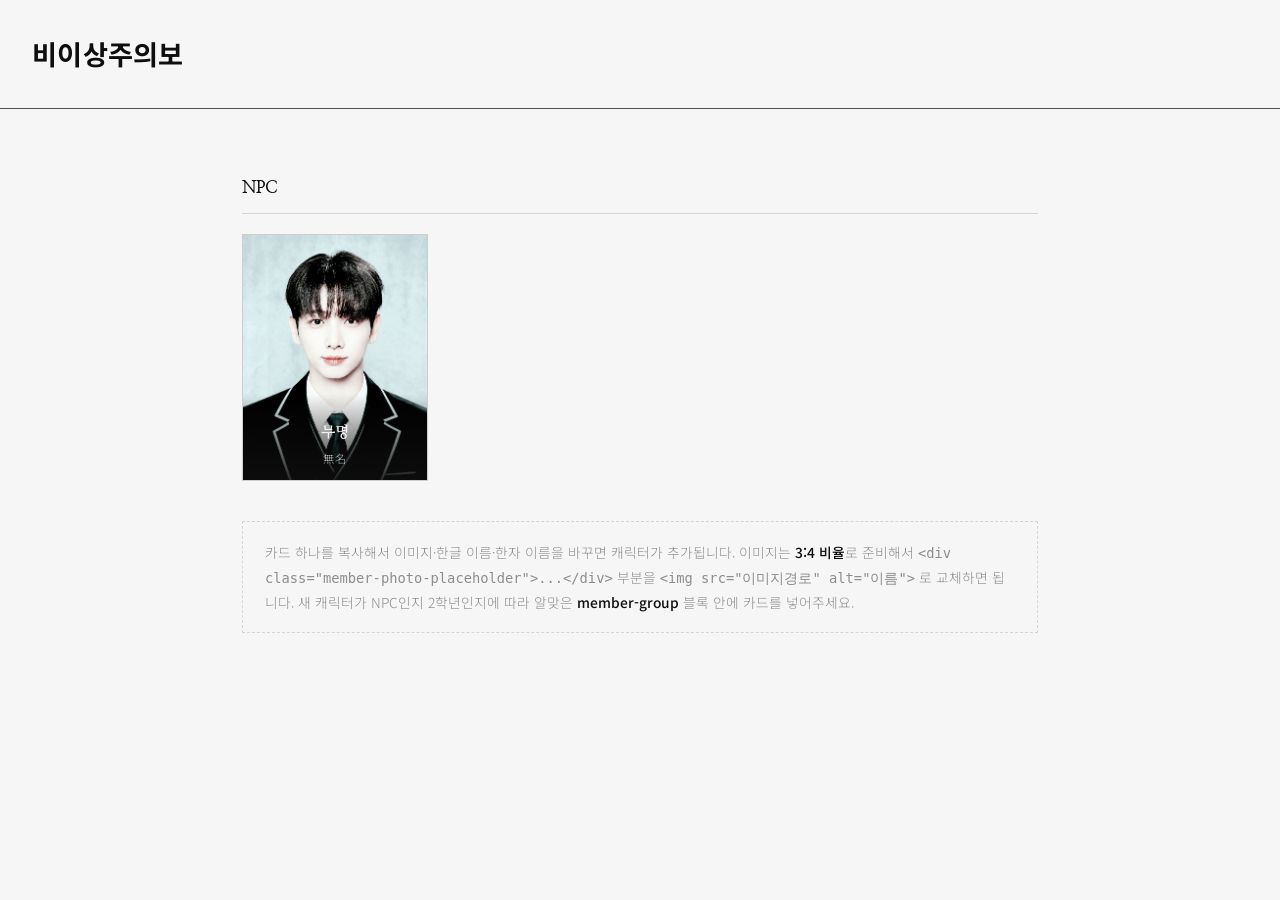
<file: members.html>
<!DOCTYPE html>
<html lang="ko">
<head>
<meta charset="UTF-8">
<meta name="viewport" content="width=device-width, initial-scale=1.0">
<title>비이상주의보 — 학생기록부</title>
<link rel="stylesheet" href="css/style.css">
</head>
<body>

<header class="site-header">
  <div class="site-header-text">
    <a href="index.html" class="site-title">비이상주의보</a>
  </div>
  <button class="menu-btn" aria-label="메뉴 열기">
    <span></span><span></span><span></span>
  </button>
</header>

<main class="content">
  <div class="page-wrap">

    <section class="member-group" data-group="npc">
      <h2 class="member-group-title">NPC</h2>
      <div class="member-grid">

        <div class="member-card">
          <img src="assets/member-seongyehyeon.jpg" alt="성예현">
          <div class="member-caption">
            <p class="member-kr">무명</p>
            <p class="member-hanja">無名</p>
          </div>
        </div>


      </div>
    </section>

    <div class="note-box">
      카드 하나를 복사해서 이미지·한글 이름·한자 이름을 바꾸면 캐릭터가 추가됩니다.
      이미지는 <strong>3:4 비율</strong>로 준비해서
      <code>&lt;div class="member-photo-placeholder"&gt;...&lt;/div&gt;</code> 부분을
      <code>&lt;img src="이미지경로" alt="이름"&gt;</code> 로 교체하면 됩니다.
      새 캐릭터가 NPC인지 2학년인지에 따라 알맞은 <strong>member-group</strong> 블록 안에
      카드를 넣어주세요.
    </div>

  </div>
</main>

<aside class="sidebar">
  <button class="sidebar-close" aria-label="메뉴 닫기">✕</button>
  <ul class="nav-list">
    <li><a href="index.html"><span class="no">01</span>홈</a></li>
    <li><a href="world.html"><span class="no">02</span>이상주의</a></li>
    <li><a href="school.html"><span class="no">03</span>직성고등학교</a></li>
    <li><a href="members.html" class="active"><span class="no">04</span>학생기록부</a></li>
    <li><a href="notices.html"><span class="no">05</span>공지사항</a></li>
  </ul>
</aside>

<script src="js/script.js"></script>
</body>
</html>
</file>
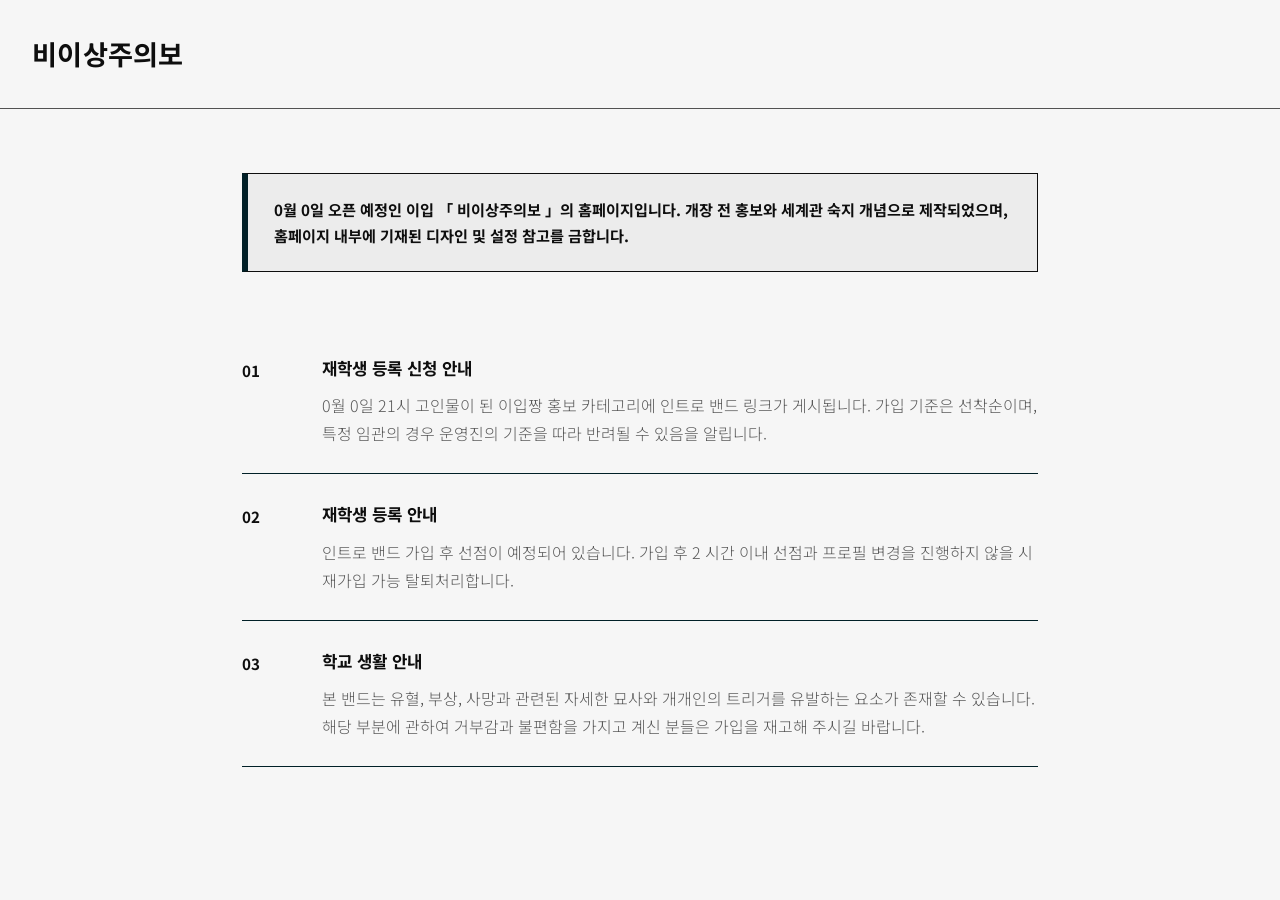
<file: notices.html>
<!DOCTYPE html>
<html lang="ko">
<head>
<meta charset="UTF-8">
<meta name="viewport" content="width=device-width, initial-scale=1.0">
<title>비이상주의보 — 공지사항</title>
<link rel="stylesheet" href="css/style.css">
</head>
<body>

<header class="site-header">
  <div class="site-header-text">
    <a href="index.html" class="site-title">비이상주의보</a>
  </div>
  <button class="menu-btn" aria-label="메뉴 열기">
    <span></span><span></span><span></span>
  </button>
</header>

<main class="content">
  <div class="page-wrap">

    <section class="block" style="margin-top:0; padding-top:0; border-top:none;">

      <div class="notice-pinned">
        0월 0일 오픈 예정인 이입 「 비이상주의보 」의 홈페이지입니다. 개장 전 홍보와 세계관 숙지 개념으로 제작되었으며, 홈페이지 내부에 기재된 디자인 및 설정 참고를 금합니다.
      </div>

      <div class="notice-item">
        <div class="notice-num">01</div>
        <div>

          <h3>재학생 등록 신청 안내</h3>
          <p>
            0월 0일 21시 고인물이 된 이입짱 홍보 카테고리에 인트로 밴드
            링크가 게시됩니다. 가입 기준은 선착순이며, 특정 임관의
            경우 운영진의 기준을 따라 반려될 수 있음을 알립니다.
          </p>
        </div>
      </div>

      <div class="notice-item">
        <div class="notice-num">02</div>
        <div>

          <h3>재학생 등록 안내</h3>
          <p>
            인트로 밴드 가입 후 선점이 예정되어 있습니다. 가입 후 2
            시간 이내 선점과 프로필 변경을 진행하지 않을 시 재가입
            가능 탈퇴처리합니다.
          </p>
        </div>
      </div>

      <div class="notice-item">
        <div class="notice-num">03</div>
        <div>

          <h3>학교 생활 안내</h3>
          <p>
            본 밴드는 유혈, 부상, 사망과 관련된 자세한 묘사와 개개인의
            트리거를 유발하는 요소가 존재할 수 있습니다. 해당 부분에
            관하여 거부감과 불편함을 가지고 계신 분들은 가입을 재고해
            주시길 바랍니다.
          </p>
        </div>
      </div>

    </section>

  </div>
</main>

<aside class="sidebar">
  <button class="sidebar-close" aria-label="메뉴 닫기">✕</button>
  <ul class="nav-list">
    <li><a href="index.html"><span class="no">01</span>홈</a></li>
    <li><a href="world.html"><span class="no">02</span>이상주의</a></li>
    <li><a href="school.html"><span class="no">03</span>직성고등학교</a></li>
    <li><a href="members.html"><span class="no">04</span>학생기록부</a></li>
    <li><a href="notices.html" class="active"><span class="no">05</span>공지사항</a></li>
  </ul>
</aside>

<script src="js/script.js"></script>
</body>
</html>
</file>
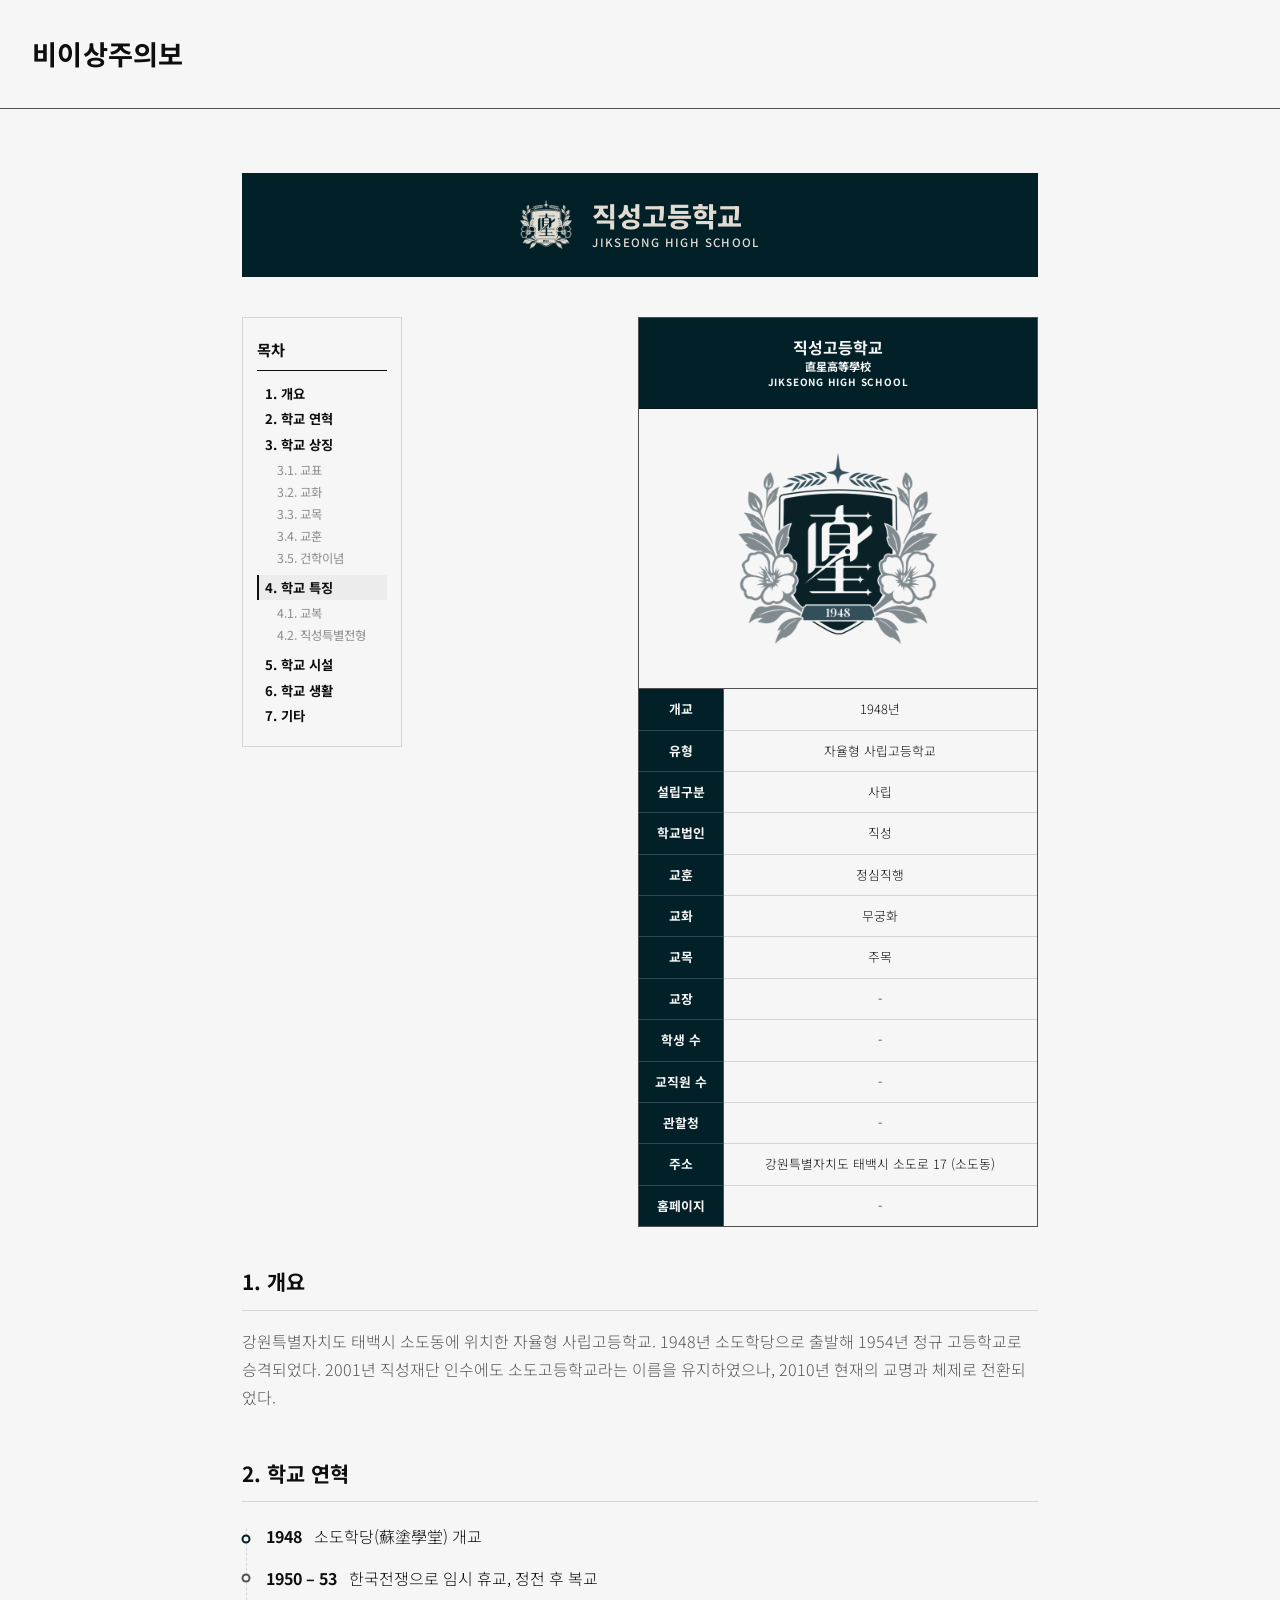
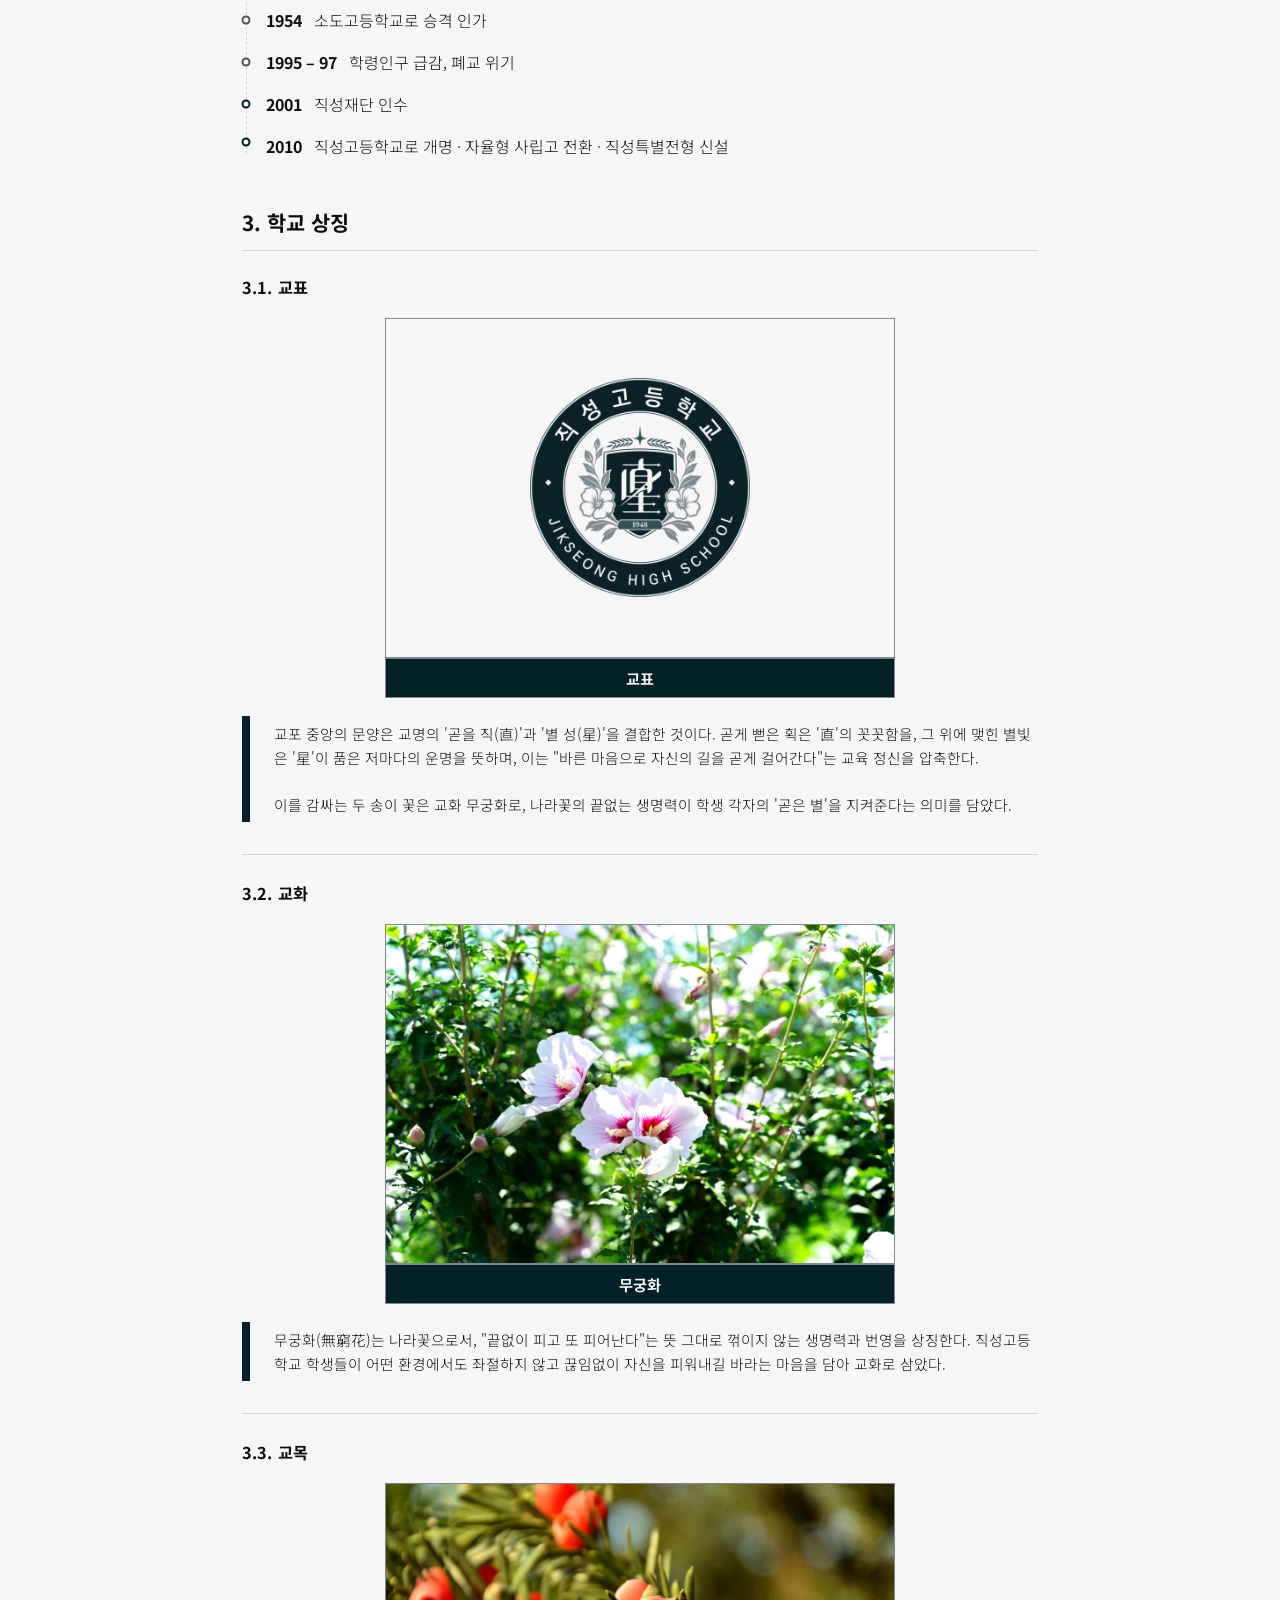
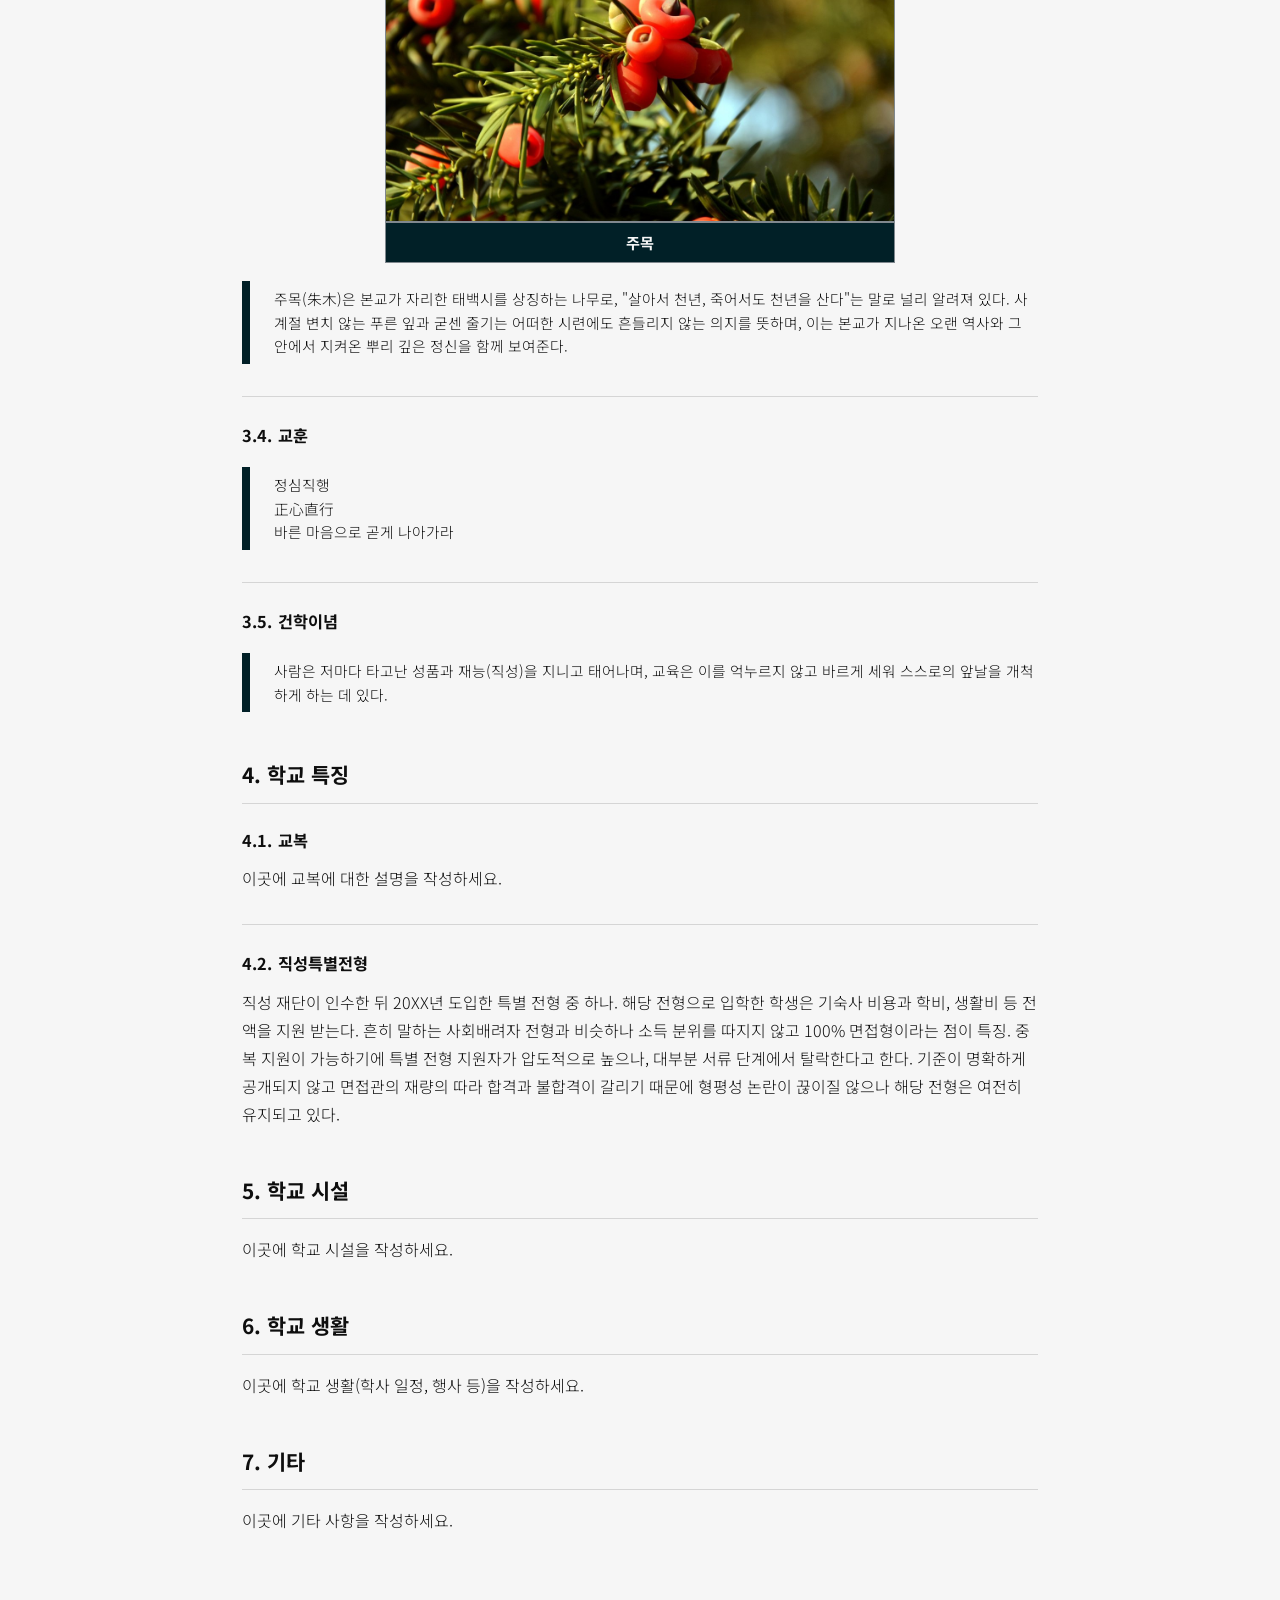
<file: school.html>
<!DOCTYPE html>
<html lang="ko">
<head>
<meta charset="UTF-8">
<meta name="viewport" content="width=device-width, initial-scale=1.0">
<title>비이상주의보 — 직성고등학교</title>
<link rel="stylesheet" href="css/style.css">
</head>
<body>

<header class="site-header">
  <div class="site-header-text">
    <a href="index.html" class="site-title">비이상주의보</a>
  </div>
  <button class="menu-btn" aria-label="메뉴 열기">
    <span></span><span></span><span></span>
  </button>
</header>

<main class="content">
  <div class="page-wrap">

    <div class="wiki-titleband">
        <div class="wiki-title-group">
          <div class="wiki-title-logo">
            <img src="assets/school-logo-cream.png" alt="직성고등학교 로고">
          </div>
          <div class="wiki-title-text">
            <p class="wiki-kr">직성고등학교</p>
            <p class="wiki-en">JIKSEONG HIGH SCHOOL</p>
          </div>
        </div>
      </div>

      <div class="wiki-body">

        <nav class="wiki-toc" aria-label="문서 목차">
          <p class="wiki-toc-title">목차</p>
          <ol>
            <li><a href="#overview">1. 개요</a></li>
            <li><a href="#history">2. 학교 연혁</a></li>
            <li>
              <a href="#symbols">3. 학교 상징</a>
              <ol>
                <li><a href="#emblem">3.1. 교표</a></li>
                <li><a href="#flower">3.2. 교화</a></li>
                <li><a href="#tree">3.3. 교목</a></li>
                <li><a href="#motto">3.4. 교훈</a></li>
                <li><a href="#philosophy">3.5. 건학이념</a></li>
              </ol>
            </li>
            <li>
              <a href="#features">4. 학교 특징</a>
              <ol>
                <li><a href="#uniform">4.1. 교복</a></li>
                <li><a href="#special-admission">4.2. 직성특별전형</a></li>
              </ol>
            </li>
            <li><a href="#facilities">5. 학교 시설</a></li>
            <li><a href="#school-life">6. 학교 생활</a></li>
            <li><a href="#etc">7. 기타</a></li>
          </ol>
        </nav>

        <aside class="infobox">
          <div class="infobox-head">
            <p class="infobox-name">직성고등학교</p>
            <p class="infobox-hanja">直星高等學校</p>
            <p class="infobox-en">JIKSEONG HIGH SCHOOL</p>
          </div>
          <div class="infobox-logo">
            <img class="infobox-emblem" src="assets/school-logo-noring-color.png" alt="직성고등학교 로고">
          </div>
          <table>
            <tr><td class="ib-label">개교</td><td class="ib-value">1948년</td></tr>
            <tr><td class="ib-label">유형</td><td class="ib-value">자율형 사립고등학교</td></tr>
            <tr><td class="ib-label">설립구분</td><td class="ib-value">사립</td></tr>
            <tr><td class="ib-label">학교법인</td><td class="ib-value">직성</td></tr>
            <tr><td class="ib-label">교훈</td><td class="ib-value">정심직행</td></tr>
            <tr><td class="ib-label">교화</td><td class="ib-value">무궁화</td></tr>
            <tr><td class="ib-label">교목</td><td class="ib-value">주목</td></tr>
            <tr><td class="ib-label">교장</td><td class="ib-value empty">-</td></tr>
            <tr><td class="ib-label">학생 수</td><td class="ib-value empty">-</td></tr>
            <tr><td class="ib-label">교직원 수</td><td class="ib-value empty">-</td></tr>
            <tr><td class="ib-label">관할청</td><td class="ib-value empty">-</td></tr>
            <tr><td class="ib-label">주소</td><td class="ib-value">강원특별자치도 태백시 소도로 17 (소도동)</td></tr>
            <tr><td class="ib-label">홈페이지</td><td class="ib-value empty">-</td></tr>
          </table>
        </aside>

        <div class="wiki-article">

          <section id="overview" class="wiki-section">
            <h2><span class="sec-no">1.</span>개요</h2>
            <p>강원특별자치도 태백시 소도동에 위치한 자율형 사립고등학교. 1948년 소도학당으로 출발해 1954년 정규 고등학교로 승격되었다. 2001년 직성재단 인수에도 소도고등학교라는 이름을 유지하였으나, 2010년 현재의 교명과 체제로 전환되었다.</p>
          </section>

          <section id="history" class="wiki-section">
            <h2><span class="sec-no">2.</span>학교 연혁</h2>
            <div class="history-timeline">

              <div class="history-item">
                <span class="history-dot"></span>
                <div class="history-head">
                  <span class="history-year">1948</span>
                  <p class="history-title">소도학당(蘇塗學堂) 개교</p>
                </div>
              </div>

              <div class="history-item is-minor">
                <span class="history-dot"></span>
                <div class="history-head">
                  <span class="history-year">1950 – 53</span>
                  <p class="history-title">한국전쟁으로 임시 휴교, 정전 후 복교</p>
                </div>
              </div>

              <div class="history-item is-minor">
                <span class="history-dot"></span>
                <div class="history-head">
                  <span class="history-year">1954</span>
                  <p class="history-title">소도고등학교로 승격 인가</p>
                </div>
              </div>

              <div class="history-item is-minor">
                <span class="history-dot"></span>
                <div class="history-head">
                  <span class="history-year">1995 – 97</span>
                  <p class="history-title">학령인구 급감, 폐교 위기</p>
                </div>
              </div>

              <div class="history-item">
                <span class="history-dot"></span>
                <div class="history-head">
                  <span class="history-year">2001</span>
                  <p class="history-title">직성재단 인수</p>
                </div>
              </div>

              <div class="history-item">
                <span class="history-dot"></span>
                <div class="history-head">
                  <span class="history-year">2010</span>
                  <p class="history-title">직성고등학교로 개명 · 자율형 사립고 전환 · 직성특별전형 신설</p>
                </div>
              </div>

            </div>
          </section>

          <section id="symbols" class="wiki-section">
            <h2><span class="sec-no">3.</span>학교 상징</h2>

            <h3 id="emblem"><span class="sec-no">3.1.</span>교표</h3>
            <div class="feature-card">
              <div class="feature-card-img-wrap logo-fit">
                <img src="assets/school-logo.png" alt="직성고등학교 교표">
              </div>
              <div class="feature-card-caption">교표</div>
            </div>
            <div class="quote-block">
              <p class="quote-text">교포 중앙의 문양은 교명의 '곧을 직(直)'과 '별 성(星)'을 결합한 것이다. 곧게 뻗은 획은 '直'의 꼿꼿함을, 그 위에 맺힌 별빛은 '星'이 품은 저마다의 운명을 뜻하며, 이는 "바른 마음으로 자신의 길을 곧게 걸어간다"는 교육 정신을 압축한다.<br><br>이를 감싸는 두 송이 꽃은 교화 무궁화로, 나라꽃의 끝없는 생명력이 학생 각자의 '곧은 별'을 지켜준다는 의미를 담았다.</p>
            </div>

            <h3 id="flower"><span class="sec-no">3.2.</span>교화</h3>
            <div class="feature-card">
              <div class="feature-card-img-wrap">
                <img src="assets/feature-flower.jpg" alt="교화 무궁화">
              </div>
              <div class="feature-card-caption">무궁화</div>
            </div>
            <div class="quote-block">
              <p class="quote-text">무궁화(無窮花)는 나라꽃으로서, "끝없이 피고 또 피어난다"는 뜻 그대로 꺾이지 않는 생명력과 번영을 상징한다. 직성고등학교 학생들이 어떤 환경에서도 좌절하지 않고 끊임없이 자신을 피워내길 바라는 마음을 담아 교화로 삼았다.</p>
            </div>

            <h3 id="tree"><span class="sec-no">3.3.</span>교목</h3>
            <div class="feature-card">
              <div class="feature-card-img-wrap">
                <img src="assets/feature-tree.jpg" alt="교목 주목">
              </div>
              <div class="feature-card-caption">주목</div>
            </div>
            <div class="quote-block">
              <p class="quote-text">주목(朱木)은 본교가 자리한 태백시를 상징하는 나무로, "살아서 천년, 죽어서도 천년을 산다"는 말로 널리 알려져 있다. 사계절 변치 않는 푸른 잎과 굳센 줄기는 어떠한 시련에도 흔들리지 않는 의지를 뜻하며, 이는 본교가 지나온 오랜 역사와 그 안에서 지켜온 뿌리 깊은 정신을 함께 보여준다.</p>
            </div>

            <h3 id="motto"><span class="sec-no">3.4.</span>교훈</h3>
            <div class="quote-block">
              <p class="quote-text">정심직행<br>正心直行<br>바른 마음으로 곧게 나아가라</p>
            </div>

            <h3 id="philosophy"><span class="sec-no">3.5.</span>건학이념</h3>
            <div class="quote-block">
              <p class="quote-text">사람은 저마다 타고난 성품과 재능(직성)을 지니고 태어나며, 교육은 이를 억누르지 않고 바르게 세워 스스로의 앞날을 개척하게 하는 데 있다.</p>
            </div>

          </section>

          <section id="features" class="wiki-section">
            <h2><span class="sec-no">4.</span>학교 특징</h2>

            <h3 id="uniform"><span class="sec-no">4.1.</span>교복</h3>
            <p class="wiki-placeholder">이곳에 교복에 대한 설명을 작성하세요.</p>

            <h3 id="special-admission"><span class="sec-no">4.2.</span>직성특별전형</h3>
            <p class="wiki-placeholder">직성 재단이 인수한 뒤 20XX년 도입한 특별 전형 중 하나. 해당 전형으로 입학한 학생은 기숙사 비용과 학비, 생활비 등 전액을 지원 받는다. 흔히 말하는 사회배려자 전형과 비슷하나 소득 분위를 따지지 않고 100% 면접형이라는 점이 특징. 중복 지원이 가능하기에 특별 전형 지원자가 압도적으로 높으나, 대부분 서류 단계에서 탈락한다고 한다. 기준이 명확하게 공개되지 않고 면접관의 재량의 따라 합격과 불합격이 갈리기 때문에 형평성 논란이 끊이질 않으나 해당 전형은 여전히 유지되고 있다.</p>
          </section>

          <section id="facilities" class="wiki-section">
            <h2><span class="sec-no">5.</span>학교 시설</h2>
            <p class="wiki-placeholder">이곳에 학교 시설을 작성하세요.</p>
          </section>

          <section id="school-life" class="wiki-section">
            <h2><span class="sec-no">6.</span>학교 생활</h2>
            <p class="wiki-placeholder">이곳에 학교 생활(학사 일정, 행사 등)을 작성하세요.</p>
          </section>

          <section id="etc" class="wiki-section">
            <h2><span class="sec-no">7.</span>기타</h2>
            <p class="wiki-placeholder">이곳에 기타 사항을 작성하세요.</p>
          </section>

        </div>
      </div>

  </div>
</main>

<aside class="sidebar">
  <button class="sidebar-close" aria-label="메뉴 닫기">✕</button>
  <ul class="nav-list">
    <li><a href="index.html"><span class="no">01</span>홈</a></li>
    <li><a href="world.html"><span class="no">02</span>이상주의</a></li>
    <li><a href="school.html" class="active"><span class="no">03</span>직성고등학교</a></li>
    <li><a href="members.html"><span class="no">04</span>학생기록부</a></li>
    <li><a href="notices.html"><span class="no">05</span>공지사항</a></li>
  </ul>
</aside>

<script src="js/script.js"></script>
</body>
</html>
</file>
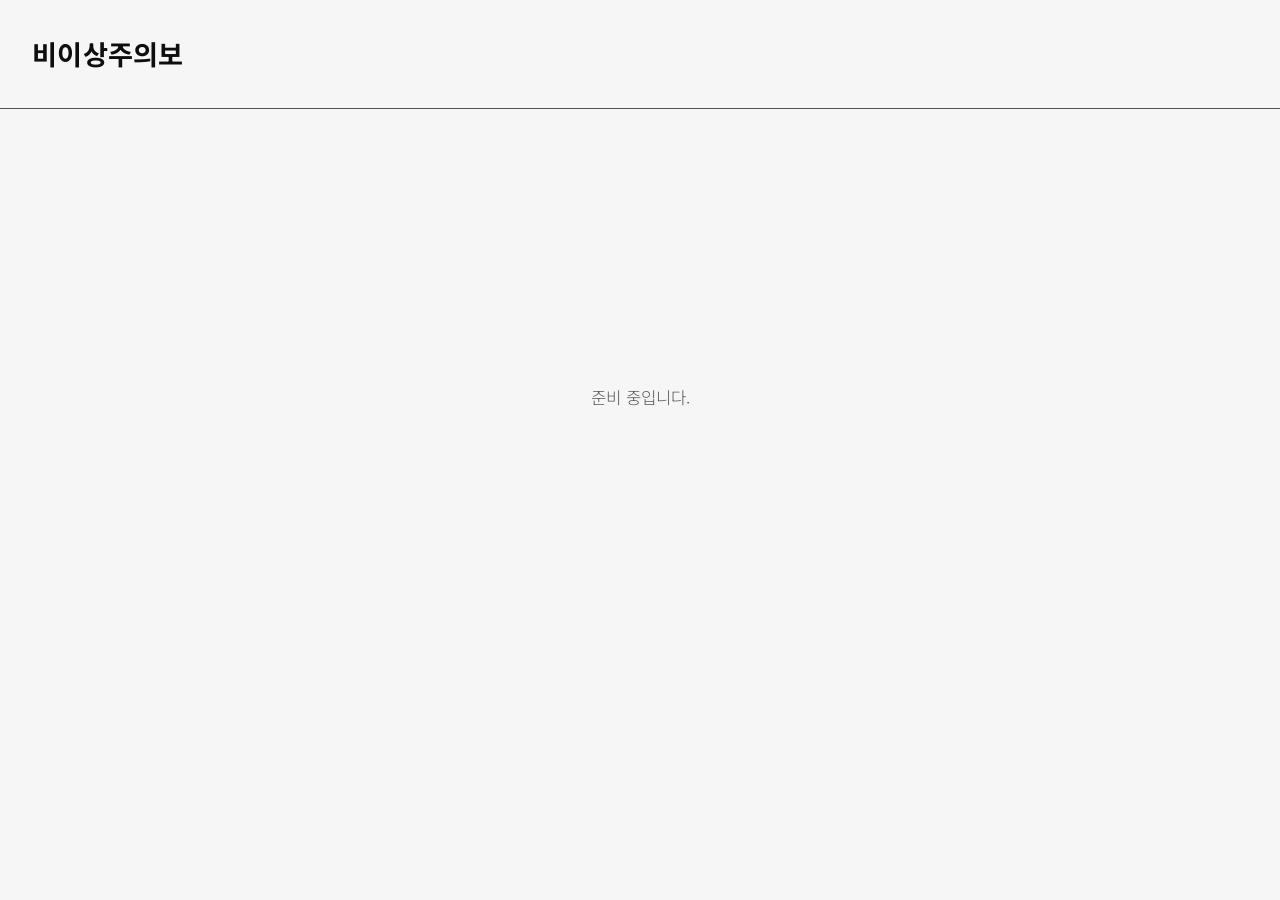
<file: world.html>
<!DOCTYPE html>
<html lang="ko">
<head>
<meta charset="UTF-8">
<meta name="viewport" content="width=device-width, initial-scale=1.0">
<title>비이상주의보 — 이상주의</title>
<link rel="stylesheet" href="css/style.css">
</head>
<body>

<header class="site-header">
  <div class="site-header-text">
    <a href="index.html" class="site-title">비이상주의보</a>
  </div>
  <button class="menu-btn" aria-label="메뉴 열기">
    <span></span><span></span><span></span>
  </button>
</header>

<main class="content">
  <div class="page-wrap">

    <section class="block" style="margin-top:0; padding-top:0; border-top:none; min-height:50vh; display:flex; align-items:center; justify-content:center;">
      <p style="color:var(--text-dim); font-size:1.05rem;">준비 중입니다.</p>
    </section>

  </div>
</main>

<aside class="sidebar">
  <button class="sidebar-close" aria-label="메뉴 닫기">✕</button>
  <ul class="nav-list">
    <li><a href="index.html"><span class="no">01</span>홈</a></li>
    <li><a href="world.html" class="active"><span class="no">02</span>이상주의</a></li>
    <li><a href="school.html"><span class="no">03</span>직성고등학교</a></li>
    <li><a href="members.html"><span class="no">04</span>학생기록부</a></li>
    <li><a href="notices.html"><span class="no">05</span>공지사항</a></li>
  </ul>
</aside>

<script src="js/script.js"></script>
</body>
</html>
</file>
<file: css/style.css>
/* =========================================================
   비이상주의보 — 공용 스타일
   ========================================================= */

@import url('https://fonts.googleapis.com/css2?family=Nanum+Myeongjo:wght@400;700;800&family=Noto+Sans+KR:wght@300;400;500;700&display=swap');

:root {
  --bg: #f6f6f6;
  --bg-panel: #f6f6f6;
  --surface: rgba(14, 14, 14, 0.04);
  --surface-alt: rgba(14, 14, 14, 0.08);
  --border: rgba(14, 14, 14, 0.7);
  --border-soft: rgba(14, 14, 14, 0.14);
  --gold: #0e0e0e;
  --gold-bright: #0e0e0e;
  --crimson: rgba(14, 14, 14, 0.7);
  --crimson-bright: rgba(14, 14, 14, 0.85);
  --text: #0e0e0e;
  --text-dim: rgba(14, 14, 14, 0.68);
  --text-faint: rgba(14, 14, 14, 0.45);

  --font-display: 'Nanum Myeongjo', serif;
  --font-body: 'Noto Sans KR', sans-serif;

  --sidebar-w: 264px;
  --content-max: 860px;
}

* { box-sizing: border-box; }

html {
  scroll-behavior: smooth;
}

body {
  margin: 0;
  background: var(--bg);
  color: var(--text);
  font-family: var(--font-body);
  font-weight: 300;
  line-height: 1.75;
  -webkit-font-smoothing: antialiased;
}

a { color: inherit; text-decoration: none; }

img, svg { display: block; max-width: 100%; }

::selection { background: var(--gold); color: var(--bg); }

:focus-visible {
  outline: 2px solid var(--gold-bright);
  outline-offset: 3px;
}

@media (prefers-reduced-motion: reduce) {
  * { animation: none !important; transition: none !important; }
}

/* ---------- 공통 헤더 (모든 페이지, 가로형 + 햄버거) ---------- */
.site-header {
  display: flex;
  align-items: center;
  justify-content: space-between;
  gap: 20px;
  padding: 30px 32px;
  background: var(--bg-panel);
  border-bottom: 1px solid var(--border);
  position: sticky;
  top: 0;
  z-index: 30;
}

.site-header-text { min-width: 0; }

.site-title {
  font-family: var(--font-body);
  font-weight: 700;
  font-size: 1.7rem;
  color: var(--text);
  margin: 0;
  letter-spacing: 0.01em;
  display: inline-block;
  cursor: pointer;
  transition: color 0.2s ease;
}
.site-title:hover { color: var(--gold-bright); }

.menu-btn {
  flex-shrink: 0;
  width: 34px; height: 28px;
  background: none; border: none; cursor: pointer;
  display: flex; flex-direction: column; justify-content: space-between;
  padding: 4px 0;
}
.menu-btn span { display: block; height: 2px; background: var(--gold); }

/* ---------- 내비게이션 오버레이 (햄버거로 열림/닫힘) ---------- */
.sidebar {
  display: none;
  flex-direction: column;
  position: fixed;
  inset: 0;
  height: 100vh;
  width: 100%;
  background: var(--bg-panel);
  padding: 90px 32px 40px;
  overflow-y: auto;
  z-index: 50;
}
.sidebar.open { display: flex; }

.sidebar-close {
  position: absolute;
  top: 20px;
  right: 24px;
  width: 34px;
  height: 34px;
  background: none;
  border: none;
  color: var(--text-dim);
  font-size: 1.4rem;
  line-height: 1;
  cursor: pointer;
}
.sidebar-close:hover { color: var(--text); }

.nav-list {
  list-style: none;
  margin: 0;
  padding: 0;
  display: flex;
  flex-direction: column;
  gap: 2px;
  max-width: 420px;
}

.nav-list a {
  display: flex;
  align-items: baseline;
  gap: 10px;
  padding: 14px 12px;
  border-radius: 3px;
  font-size: 1.02rem;
  color: var(--text-dim);
  border-left: 2px solid transparent;
  transition: color 0.2s ease, background 0.2s ease, border-color 0.2s ease;
}

.nav-list .no {
  font-family: var(--font-display);
  font-size: 0.76rem;
  color: var(--text-faint);
}

.nav-list a:hover {
  color: var(--text);
  background: var(--surface);
}

.nav-list a.active {
  color: var(--gold-bright);
  border-left-color: var(--gold);
  background: var(--surface);
}

.nav-list a.active .no { color: var(--gold); }

/* ---------- 01 홈 (커버 페이지) ---------- */
.cover-page {
  display: flex;
  flex-direction: column;
  min-height: 100vh;
  position: relative;
  z-index: 1;
}

.cover-bg {
  flex: 1;
  position: relative;
  overflow: hidden;
  background: var(--bg);
}

.cover-media {
  position: absolute;
  inset: 0;
}

.cover-bg-placeholder {
  position: absolute;
  inset: 16px;
  display: flex;
  align-items: center;
  justify-content: center;
  text-align: center;
  border: 1px dashed var(--border);
  color: var(--text-faint);
  font-size: 0.86rem;
  line-height: 1.7;
  padding: 24px;
}

.cover-bg-img {
  position: absolute;
  inset: 0;
  width: 100%;
  height: 100%;
  object-fit: cover;
  display: block;
}

@media (max-width: 860px) {
  .cover-bg { background: #0e0e0e; }
  .cover-media {
    inset: auto;
    top: 0;
    left: 0;
    right: 0;
    width: 100%;
    aspect-ratio: 2200 / 1237; /* 배경 이미지 실제 비율 */
  }
  .cover-bg-img { object-fit: contain; }
}

/* ---------- 홈 팝업 (긴급재난문자 이미지) ---------- */
.home-popup {
  position: absolute;
  left: 50%;
  top: 18%; /* 배경 이미지 기준 위치 */
  transform: translateX(-50%);
  width: 23.4%; /* 기존 39%의 60% — 배경 이미지 기준 비율 유지 */
  z-index: 5;
  display: block;
  cursor: pointer;
  filter: drop-shadow(0 10px 26px rgba(0, 0, 0, 0.5));
  transition: transform 0.2s ease, filter 0.2s ease;
  animation: home-popup-in 0.8s cubic-bezier(0.34, 1.56, 0.64, 1) 0.2s both;
}
.home-popup:hover {
  transform: translateX(-50%) translateY(-3px);
  filter: drop-shadow(0 14px 32px rgba(0, 0, 0, 0.55));
}

.home-popup-img {
  width: 100%;
  height: auto;
  display: block;
}

@keyframes home-popup-in {
  from { opacity: 0; transform: translateX(-50%) translateY(50px); }
  to { opacity: 1; transform: translateX(-50%) translateY(0); }
}

/* ---------- 메인 콘텐츠 ---------- */
.content {
  width: 100%;
}

.page-wrap {
  max-width: var(--content-max);
  margin: 0 auto;
  padding: 64px 32px 120px;
}

.eyebrow {
  font-family: var(--font-display);
  font-size: 0.82rem;
  color: var(--gold);
  margin: 0 0 10px;
}

h1.page-title {
  font-family: var(--font-display);
  font-weight: 800;
  font-size: clamp(2.1rem, 4vw, 2.9rem);
  line-height: 1.3;
  margin: 0 0 18px;
  color: var(--text);
}

.lede {
  font-size: 1.05rem;
  color: var(--text-dim);
  max-width: 640px;
  margin: 0 0 0;
}

section.block {
  margin-top: 76px;
  padding-top: 40px;
  border-top: 1px solid var(--border-soft);
}

section.block:first-of-type { margin-top: 64px; }

h2.block-title {
  font-family: var(--font-display);
  font-size: 1.5rem;
  font-weight: 700;
  margin: 0 0 22px;
  color: var(--text);
}

h3.sub-title {
  font-family: var(--font-display);
  font-size: 1.12rem;
  font-weight: 700;
  margin: 0 0 8px;
  color: var(--gold-bright);
}

p { margin: 0 0 16px; color: var(--text-dim); }
p:last-child { margin-bottom: 0; }

strong { color: var(--text); font-weight: 500; }

/* ---------- 카드 ---------- */
.card {
  background: var(--surface);
  border: 1px solid var(--border-soft);
  border-radius: 2px;
  padding: 26px 28px;
}

.grid {
  display: grid;
  gap: 20px;
}
.grid-2 { grid-template-columns: repeat(2, 1fr); }
.grid-3 { grid-template-columns: repeat(3, 1fr); }

@media (max-width: 720px) {
  .grid-2, .grid-3 { grid-template-columns: 1fr; }
}

/* ---------- 버튼 ---------- */
.btn-row { display: flex; gap: 14px; margin-top: 30px; flex-wrap: wrap; }

.btn {
  display: inline-flex;
  align-items: center;
  gap: 8px;
  padding: 12px 22px;
  font-size: 0.92rem;
  border-radius: 2px;
  border: 1px solid var(--gold);
  color: var(--gold-bright);
  transition: background 0.2s ease, color 0.2s ease;
}
.btn:hover { background: var(--gold); color: var(--bg); }

.btn.ghost {
  border-color: var(--border-soft);
  color: var(--text-dim);
}
.btn.ghost:hover { background: var(--surface-alt); color: var(--text); border-color: var(--text-faint); }

/* ---------- 공지 리스트 ---------- */
.notice-pinned {
  background: var(--surface);
  border: 1px solid var(--gold);
  border-left: 6px solid #012027;
  padding: 22px 26px;
  margin-bottom: 56px;
  color: var(--text);
  font-family: var(--font-body);
  font-weight: 700;
  font-size: 0.95rem;
  line-height: 1.75;
}

.notice-item {
  display: grid;
  grid-template-columns: 56px 1fr;
  gap: 24px;
  padding: 26px 0;
  border-bottom: 1px solid #012027;
}
.notice-item:first-child { padding-top: 0; }

.notice-num {
  font-family: var(--font-body);
  font-weight: 700;
  color: var(--text);
  font-size: 0.95rem;
  padding-top: 3px;
}

.notice-item h3 { margin: 0 0 8px; font-size: 1.05rem; font-family: var(--font-body); }

@media (max-width: 560px) {
  .notice-item { grid-template-columns: 1fr; gap: 8px; }
}

/* ---------- 멤버 카드 (3:4 이미지 + 한글/한문 이름) ---------- */
.filter-row {
  display: flex;
  gap: 8px;
  flex-wrap: wrap;
  margin-bottom: 40px;
}
.filter-btn {
  background: none;
  border: 1px solid var(--border-soft);
  color: var(--text-dim);
  font-family: var(--font-body);
  font-size: 0.84rem;
  padding: 8px 16px;
  border-radius: 2px;
  cursor: pointer;
  transition: all 0.2s ease;
}
.filter-btn:hover { border-color: var(--gold); color: var(--gold-bright); }
.filter-btn.active { background: var(--gold); border-color: var(--gold); color: var(--bg); }

.member-group { margin-top: 48px; }
.member-group:first-of-type { margin-top: 0; }

.member-group-title {
  font-family: var(--font-display);
  font-size: 1.08rem;
  font-weight: 700;
  color: var(--gold-bright);
  margin: 0 0 20px;
  padding-bottom: 10px;
  border-bottom: 1px solid var(--border-soft);
}

.member-grid {
  display: grid;
  grid-template-columns: repeat(4, 1fr);
  gap: 18px;
}

.member-card {
  position: relative;
  aspect-ratio: 3 / 4;
  overflow: hidden;
  background: var(--surface);
  border: 1px solid var(--border-soft);
  transition: border-color 0.2s ease;
}
.member-card:hover { border-color: var(--gold); }

.member-photo-placeholder {
  position: absolute;
  inset: 0;
  display: flex;
  align-items: center;
  justify-content: center;
  text-align: center;
  padding: 16px;
  font-size: 0.74rem;
  line-height: 1.6;
  color: var(--text-faint);
  border: 1px dashed var(--border);
  margin: 8px;
}

.member-card img {
  position: absolute;
  inset: 0;
  width: 100%;
  height: 100%;
  object-fit: cover;
}

.member-caption {
  position: absolute;
  left: 0;
  right: 0;
  bottom: 0;
  background: linear-gradient(to top, rgba(14, 14, 14, 0.88), transparent);
  padding: 26px 10px 12px;
  text-align: center;
}

.member-kr {
  font-family: var(--font-display);
  font-weight: 700;
  font-size: 0.96rem;
  color: rgba(246, 246, 246, 0.97);
  margin: 0 0 2px;
}

.member-hanja {
  font-size: 0.7rem;
  color: rgba(246, 246, 246, 0.75);
  margin: 0;
  letter-spacing: 0.04em;
}

@media (max-width: 720px) {
  .member-grid { grid-template-columns: repeat(2, 1fr); gap: 14px; }
}

.note-box {
  margin-top: 40px;
  padding: 18px 22px;
  border: 1px dashed var(--border-soft);
  font-size: 0.86rem;
  color: var(--text-faint);
}

/* ---------- 반응형 ---------- */
@media (max-width: 880px) {
  .page-wrap { padding: 48px 22px 90px; }
}

hr.rule {
  border: none;
  border-top: 1px solid var(--border-soft);
  margin: 28px 0;
}

.list-plain { margin: 0; padding-left: 20px; color: var(--text-dim); }
.list-plain li { margin-bottom: 10px; }
.list-plain li:last-child { margin-bottom: 0; }

/* =========================================================
   위키형 문서 페이지 (목차 + 인포박스)
   ========================================================= */

.wiki-titleband {
  background: #012027;
  border: none;
  padding: 26px 32px;
  margin-bottom: 40px;
  display: flex;
  align-items: center;
  justify-content: center;
}
.wiki-title-group {
  display: inline-flex;
  align-items: center;
  gap: 20px;
}
.wiki-title-logo {
  height: 52px;
  aspect-ratio: 1 / 1;
  flex-shrink: 0;
  display: flex;
  align-items: center;
  justify-content: center;
}
.wiki-title-logo img,
.wiki-title-logo svg {
  max-width: 100%;
  max-height: 100%;
  width: auto;
  height: auto;
  display: block;
}
.wiki-title-text {
  display: flex;
  flex-direction: column;
  justify-content: center;
  gap: 4px;
  text-align: left;
}
.wiki-kr {
  font-family: var(--font-body);
  font-size: 1.7rem;
  font-weight: 800;
  color: #e2dbd2;
  line-height: 1.2;
  margin: 0;
}
.wiki-en {
  font-family: var(--font-body);
  font-weight: 500;
  font-size: 0.72rem;
  color: #e2dbd2;
  letter-spacing: 0.12em;
  line-height: 1.2;
  margin: 0;
}

.wiki-body {
  display: grid;
  grid-template-columns: 160px 1fr;
  grid-template-areas:
    "toc infobox"
    "content content";
  column-gap: 36px;
  row-gap: 36px;
  align-items: start;
}

.wiki-toc {
  grid-area: toc;
  position: static;
  background: var(--bg-panel);
  border: 1px solid var(--border-soft);
  padding: 18px 14px;
}
.wiki-toc-title {
  font-family: var(--font-body);
  font-size: 0.95rem;
  font-weight: 700;
  color: #0e0e0e;
  margin: 0 0 10px;
  padding-bottom: 8px;
  border-bottom: 1px solid #0e0e0e;
}
.wiki-toc ol {
  list-style: none;
  margin: 0;
  padding: 0;
}
.wiki-toc li { margin: 0; }
.wiki-toc ol ol { margin: 2px 0 6px 4px; }

.wiki-toc a {
  display: block;
  font-size: 0.83rem;
  line-height: 1.3;
  color: #0e0e0e;
  font-weight: 700;
  padding: 4px 6px;
  border-left: 2px solid transparent;
  transition: color 0.15s ease, border-color 0.15s ease, background 0.15s ease;
}
.wiki-toc ol ol a {
  font-size: 0.77rem;
  line-height: 1.3;
  padding: 3px 6px 3px 14px;
  color: var(--text-faint);
  font-weight: 400;
}
.wiki-toc a:hover { color: var(--text); background: var(--surface); }
.wiki-toc a.active {
  color: var(--gold-bright);
  border-left-color: var(--gold);
  background: var(--surface);
}

.wiki-article { grid-area: content; min-width: 0; }

.infobox {
  grid-area: infobox;
  justify-self: end;
  width: 400px;
  margin: 0;
  background: var(--surface);
  border: 1px solid var(--border);
}
.infobox-head {
  background: #012027;
  border-bottom: 1px solid var(--border);
  padding: 20px 18px;
  text-align: center;
}
.infobox-name { font-family: var(--font-body); font-weight: 700; font-size: 1rem; color: #f6f6f6; line-height: 1.2; margin: 0 0 3px; }
.infobox-hanja { font-family: var(--font-body); font-weight: 700; font-size: 0.7rem; color: #f6f6f6; line-height: 1.2; margin: 0 0 3px; }
.infobox-en { font-family: var(--font-body); font-weight: 700; font-size: 0.62rem; color: #f6f6f6; letter-spacing: 0.08em; line-height: 1.2; margin: 0; }

.infobox-logo {
  height: 280px;
  width: 100%;
  padding: 20px;
  display: flex;
  align-items: center;
  justify-content: center;
  background: #f6f6f6;
  border-bottom: 1px solid var(--border);
}
.infobox-emblem { width: 80%; height: 80%; object-fit: contain; }

.infobox table { width: 100%; border-collapse: collapse; }
.infobox td {
  font-size: 0.8rem;
  padding: 9px 12px;
  border-top: 1px solid var(--border-soft);
  vertical-align: top;
}
.infobox tr:first-child td { border-top: none; }
.infobox td.ib-label {
  width: 84px;
  white-space: nowrap;
  text-align: center;
  font-weight: 700;
  background: #012027;
  color: #f6f6f6;
  border-top-color: rgba(246, 246, 246, 0.18);
  border-right: 1px solid var(--border);
}
.infobox td.ib-value { background: var(--bg); color: var(--text); text-align: center; }

/* ---------- 이미지 카드 (3:2 고정) + 인용문 블록 ---------- */
.feature-card {
  width: 64%;
  margin: 16px auto 0;
}
@media (max-width: 720px) {
  .feature-card { width: 100%; }
}
.feature-card-img-wrap {
  aspect-ratio: 3 / 2;
  width: 100%;
  overflow: hidden;
  background: var(--surface);
  border: 1px solid #80888e;
}
.feature-card-img-wrap img {
  width: 100%;
  height: 100%;
  object-fit: cover;
  display: block;
}
.feature-card-img-wrap.logo-fit {
  background: #f6f6f6;
  display: flex;
  align-items: center;
  justify-content: center;
}
.feature-card-img-wrap.logo-fit img {
  width: auto;
  height: auto;
  max-width: 65%;
  max-height: 65%;
  object-fit: contain;
}
.feature-card-img-placeholder {
  width: 100%;
  height: 100%;
  display: flex;
  align-items: center;
  justify-content: center;
  text-align: center;
  padding: 16px;
  font-size: 0.78rem;
  line-height: 1.6;
  color: var(--text-faint);
  border: 1px dashed var(--border);
}
.feature-card-caption {
  background: #012027;
  color: #f6f6f6;
  text-align: center;
  padding: 6px 12px;
  border: 1px solid #80888e;
  font-family: var(--font-body);
  font-weight: 700;
  font-size: 0.95rem;
}

.quote-block {
  margin-top: 18px;
  padding: 6px 0 6px 24px;
  border-left: 8px solid #012027;
}
.quote-text {
  margin: 0;
  color: #0e0e0e;
  font-size: 0.92rem;
  line-height: 1.6;
}
.quote-source {
  display: flex;
  align-items: center;
  gap: 8px;
  font-size: 0.8rem;
  color: var(--text-faint);
}
.quote-source-icon {
  width: 16px;
  height: 16px;
  flex-shrink: 0;
  color: #012027;
}

.wiki-section {
  margin-top: 44px;
  scroll-margin-top: 32px;
}
.wiki-article > .wiki-section:first-of-type {
  margin-top: 0;
}

.wiki-section h2 {
  font-family: var(--font-body);
  font-size: 1.3rem;
  font-weight: 700;
  color: var(--text);
  margin: 0 0 16px;
  padding-bottom: 10px;
  border-bottom: 1px solid var(--border-soft);
}
.wiki-section h3 {
  font-family: var(--font-body);
  font-size: 1.02rem;
  font-weight: 700;
  color: var(--gold-bright);
  margin: 32px 0 10px;
  padding-top: 24px;
  border-top: 1px solid var(--border-soft);
  scroll-margin-top: 32px;
}
.wiki-section h3:first-of-type {
  margin-top: 22px;
  padding-top: 0;
  border-top: none;
}

.sec-no { color: var(--gold); margin-right: 6px; }

.wiki-placeholder {
  color: var(--text);
}

/* ---------- 학교 연혁 타임라인 ---------- */
.history-timeline {
  position: relative;
  margin: 20px 0 0;
  padding-left: 24px;
}
.history-timeline::before {
  content: '';
  position: absolute;
  left: 4px;
  top: 6px;
  bottom: 6px;
  width: 0;
  border-left: 1px dashed var(--border-soft);
}
.history-item {
  position: relative;
  padding: 7px 0;
}
.history-item:first-child { padding-top: 0; }
.history-item:last-child { padding-bottom: 0; }
.history-head {
  display: flex;
  align-items: baseline;
  gap: 12px;
}
.history-dot {
  position: absolute;
  left: -20px;
  top: 50%;
  transform: translate(-50%, -50%);
  width: 9px;
  height: 9px;
  border-radius: 50%;
  background: var(--bg);
  border: 2px solid #012027;
  z-index: 1;
}
.history-item.is-minor .history-dot {
  border-color: var(--border);
}
.history-year {
  font-family: var(--font-body);
  font-weight: 700;
  font-size: 1rem;
  color: var(--text);
  flex-shrink: 0;
}
.history-title {
  font-weight: 300;
  color: var(--text);
  font-size: 1rem;
  margin: 0;
  line-height: 1.4;
}

@media (max-width: 860px) {
  .wiki-body {
    grid-template-columns: 1fr;
    grid-template-areas:
      "infobox"
      "toc"
      "content";
    row-gap: 24px;
  }
  .wiki-toc { position: static; width: 100%; }
  .infobox { justify-self: stretch; width: 100%; margin: 0; }
}
</file>
